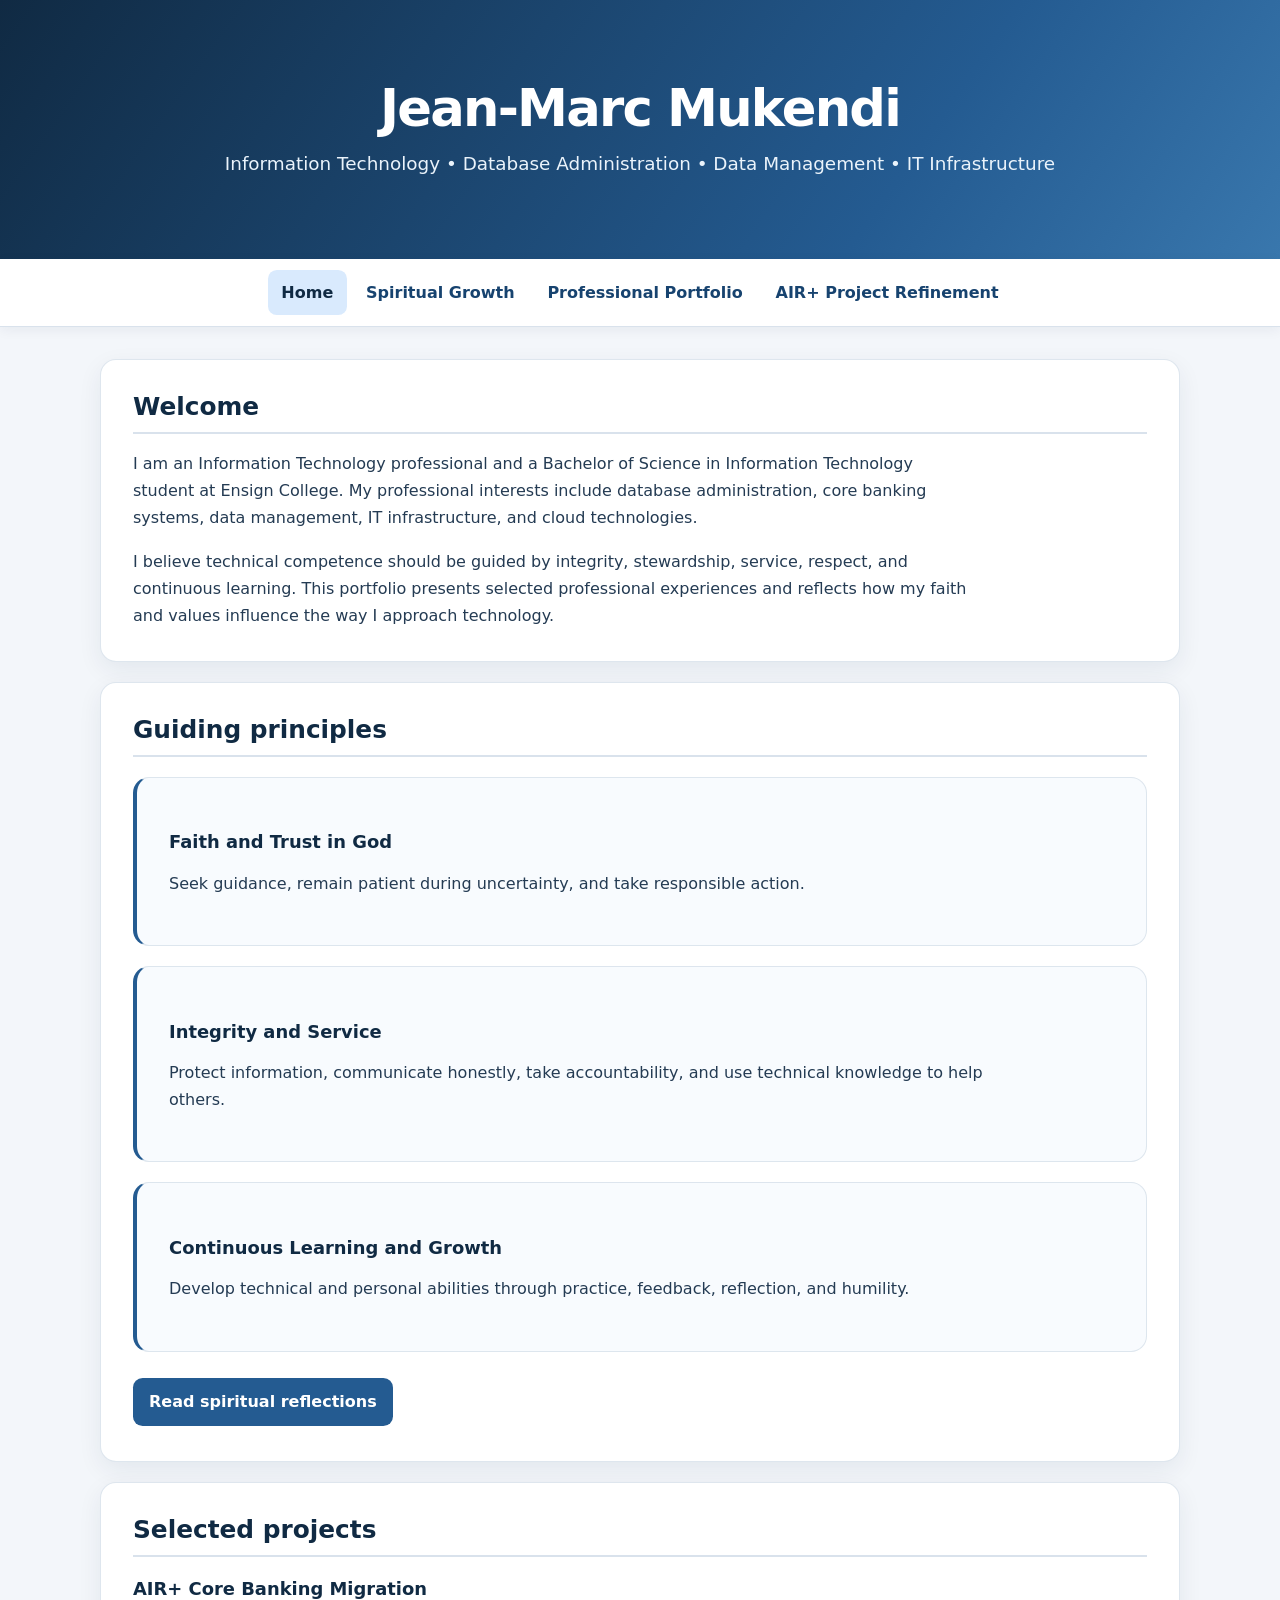
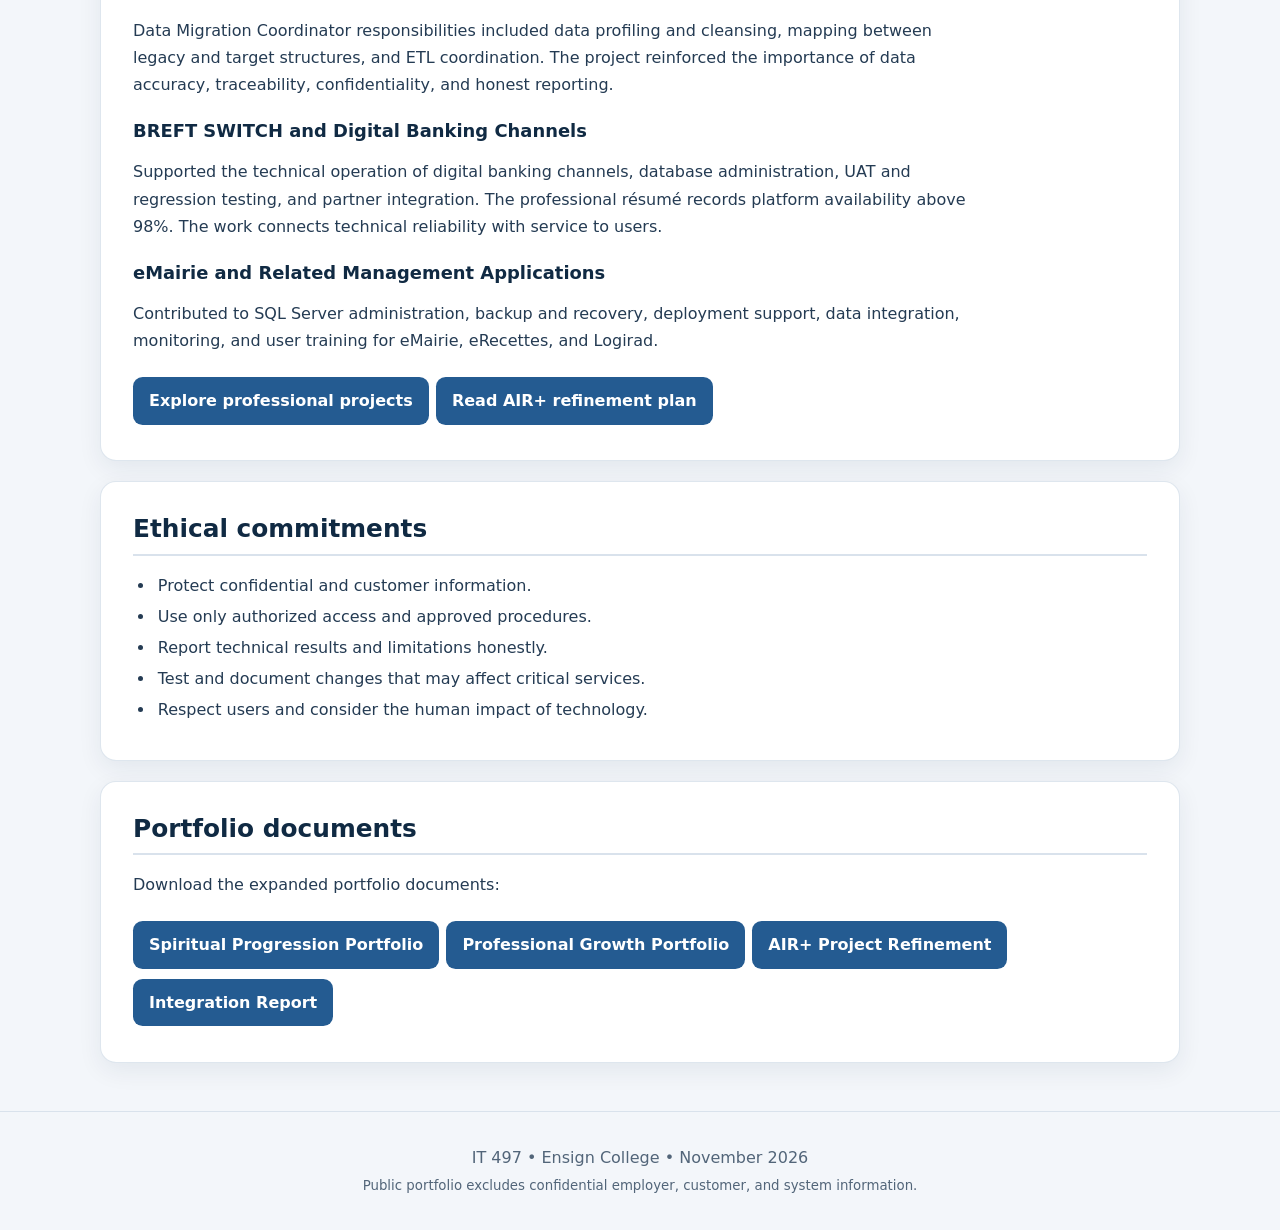
<file: index.html>
<!doctype html><html lang="en"><head><meta charset="utf-8"><meta name="viewport" content="width=device-width, initial-scale=1"><title>Jean-Marc Mukendi | IT Professional Portfolio</title><meta name="description" content="Professional and spiritual growth portfolio of Jean-Marc Mukendi, IT professional and Ensign College student."><link rel="stylesheet" href="style.css"></head><body>
<a class="skip-link" href="#main-content">Skip to main content</a>
<header><h1>Jean-Marc Mukendi</h1><p>Information Technology • Database Administration • Data Management • IT Infrastructure</p></header>
<nav aria-label="Main navigation"><a href="index.html" aria-current="page">Home</a><a href="spiritual.html">Spiritual Growth</a><a href="professional.html">Professional Portfolio</a><a href="project.html">AIR+ Project Refinement</a></nav>
<main id="main-content">
<section><h2>Welcome</h2><p>I am an Information Technology professional and a Bachelor of Science in Information Technology student at Ensign College. My professional interests include database administration, core banking systems, data management, IT infrastructure, and cloud technologies.</p><p>I believe technical competence should be guided by integrity, stewardship, service, respect, and continuous learning. This portfolio presents selected professional experiences and reflects how my faith and values influence the way I approach technology.</p></section>
<section><h2>Guiding principles</h2><div class="panel"><h3>Faith and Trust in God</h3><p>Seek guidance, remain patient during uncertainty, and take responsible action.</p></div><div class="panel"><h3>Integrity and Service</h3><p>Protect information, communicate honestly, take accountability, and use technical knowledge to help others.</p></div><div class="panel"><h3>Continuous Learning and Growth</h3><p>Develop technical and personal abilities through practice, feedback, reflection, and humility.</p></div><a class="button" href="spiritual.html">Read spiritual reflections</a></section>
<section><h2>Selected projects</h2><h3>AIR+ Core Banking Migration</h3><p>Data Migration Coordinator responsibilities included data profiling and cleansing, mapping between legacy and target structures, and ETL coordination. The project reinforced the importance of data accuracy, traceability, confidentiality, and honest reporting.</p><h3>BREFT SWITCH and Digital Banking Channels</h3><p>Supported the technical operation of digital banking channels, database administration, UAT and regression testing, and partner integration. The professional résumé records platform availability above 98%. The work connects technical reliability with service to users.</p><h3>eMairie and Related Management Applications</h3><p>Contributed to SQL Server administration, backup and recovery, deployment support, data integration, monitoring, and user training for eMairie, eRecettes, and Logirad.</p><a class="button" href="professional.html">Explore professional projects</a><a class="button" href="project.html">Read AIR+ refinement plan</a></section>
<section><h2>Ethical commitments</h2><ul><li>Protect confidential and customer information.</li><li>Use only authorized access and approved procedures.</li><li>Report technical results and limitations honestly.</li><li>Test and document changes that may affect critical services.</li><li>Respect users and consider the human impact of technology.</li></ul></section>
<section><h2>Portfolio documents</h2><p>Download the expanded portfolio documents:</p><a class="button" href="documents/4.2_Spiritual_Progression_Portfolio_Enhanced.docx">Spiritual Progression Portfolio</a><a class="button" href="documents/4.2_Professional_Growth_Portfolio_Enhanced.docx">Professional Growth Portfolio</a><a class="button" href="documents/4.2_AIR_Core_Banking_Migration_Project_Refinement.docx">AIR+ Project Refinement</a><a class="button" href="documents/4.2_Integration_and_Refinement_Report.docx">Integration Report</a></section>
</main><footer role="contentinfo">IT 497 • Ensign College • November 2026<br><small>Public portfolio excludes confidential employer, customer, and system information.</small></footer></body></html>
</file>
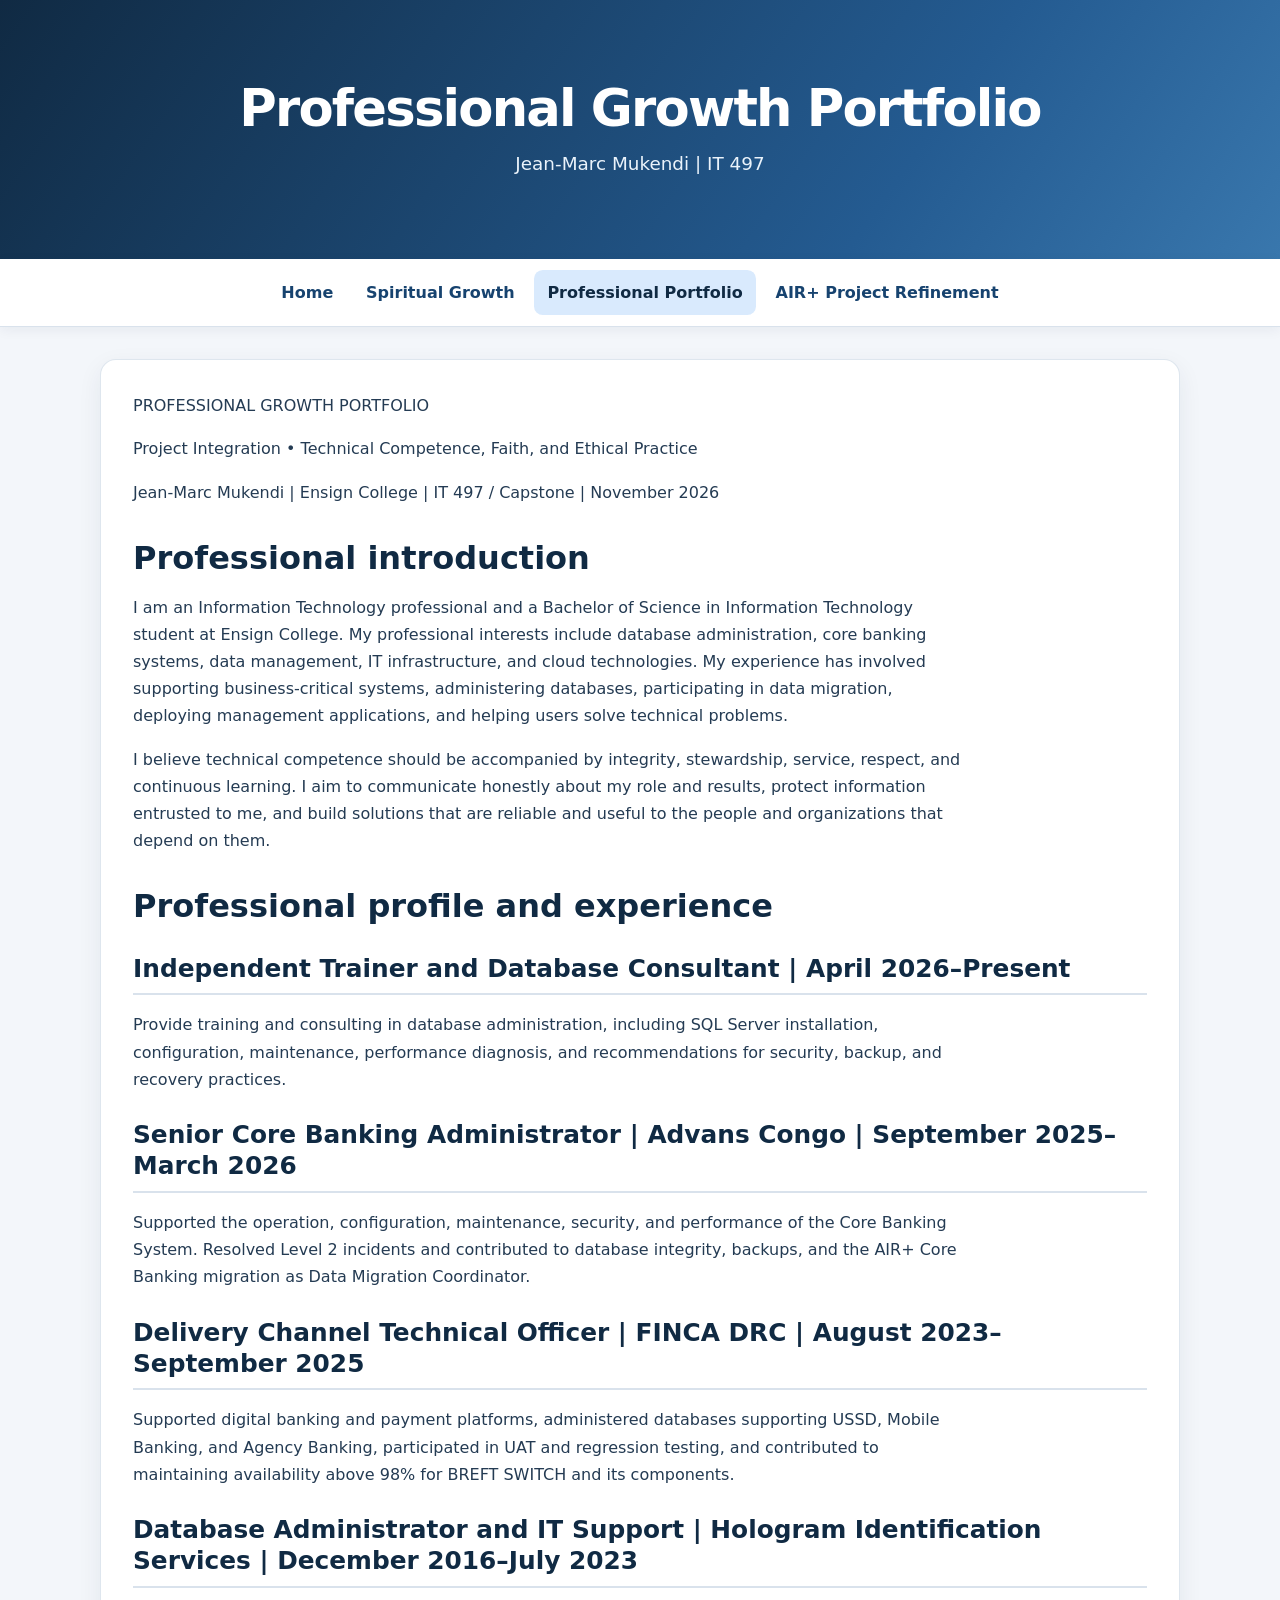
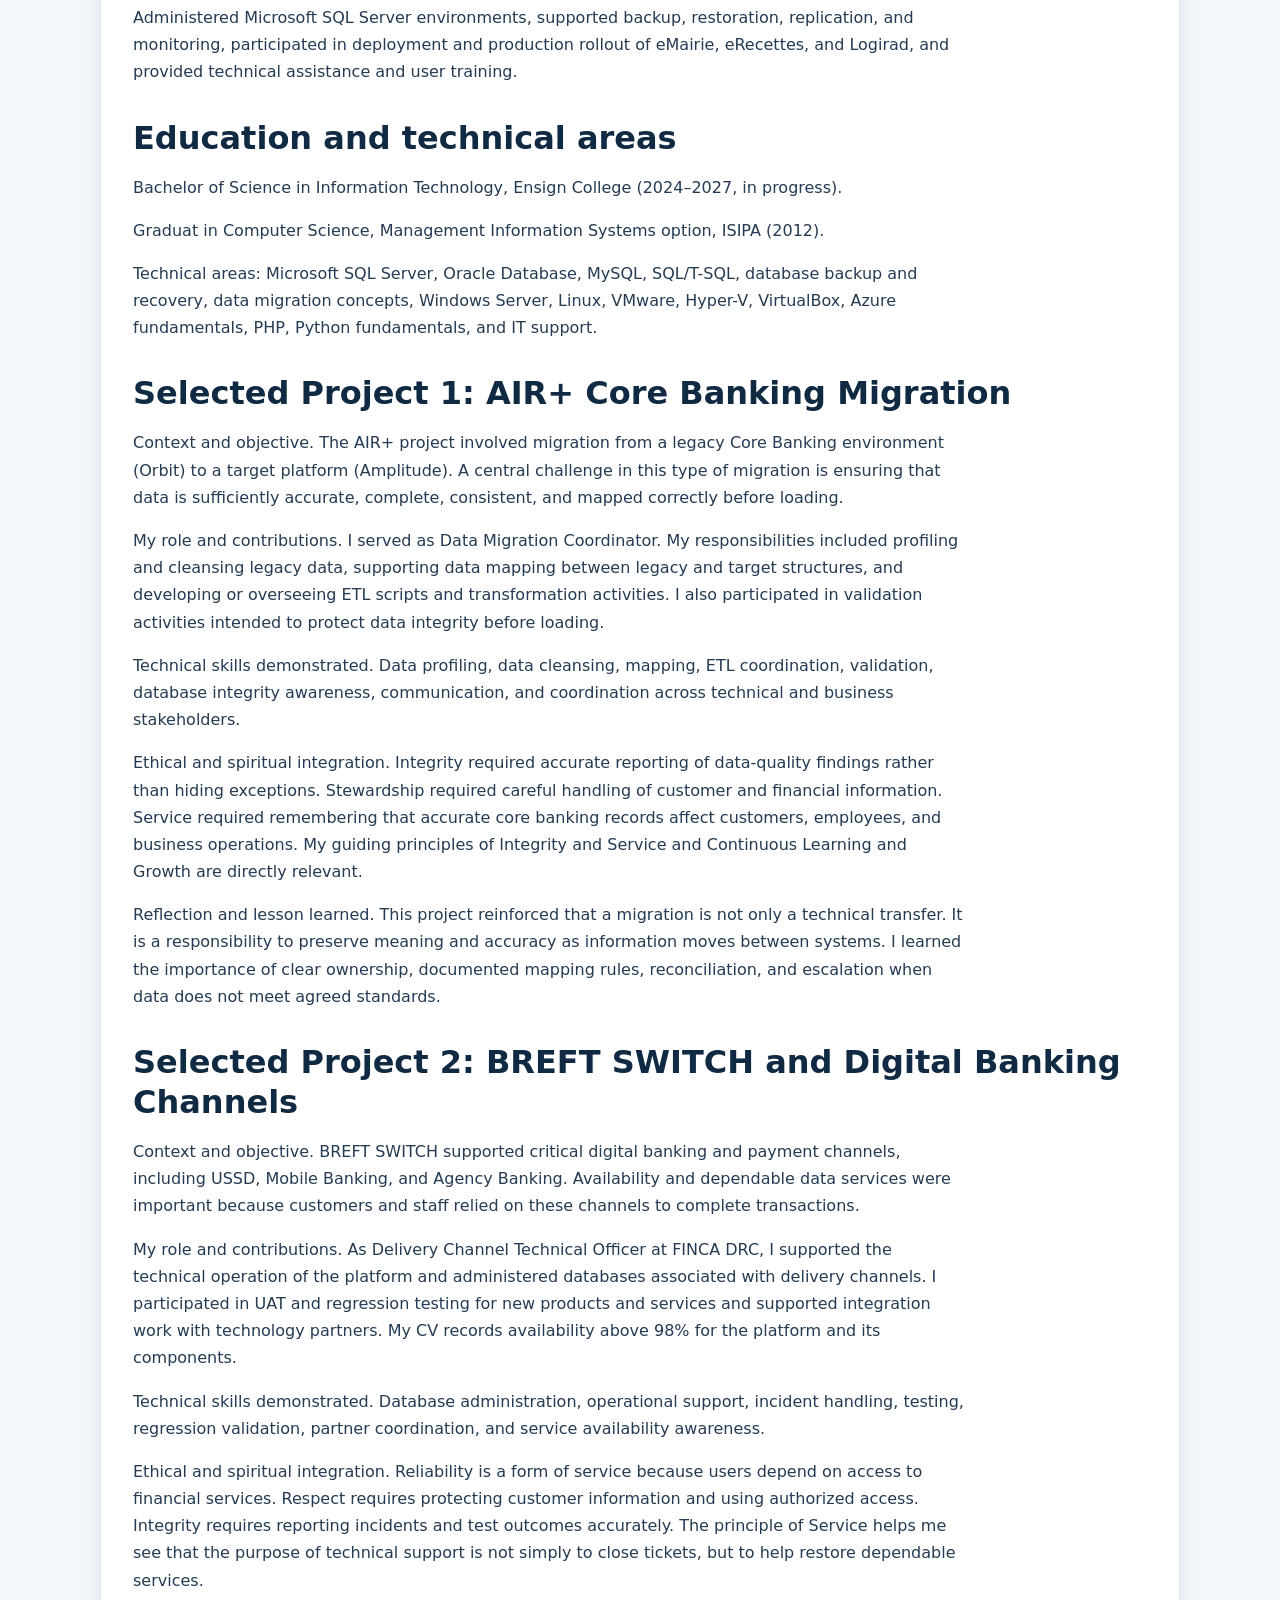
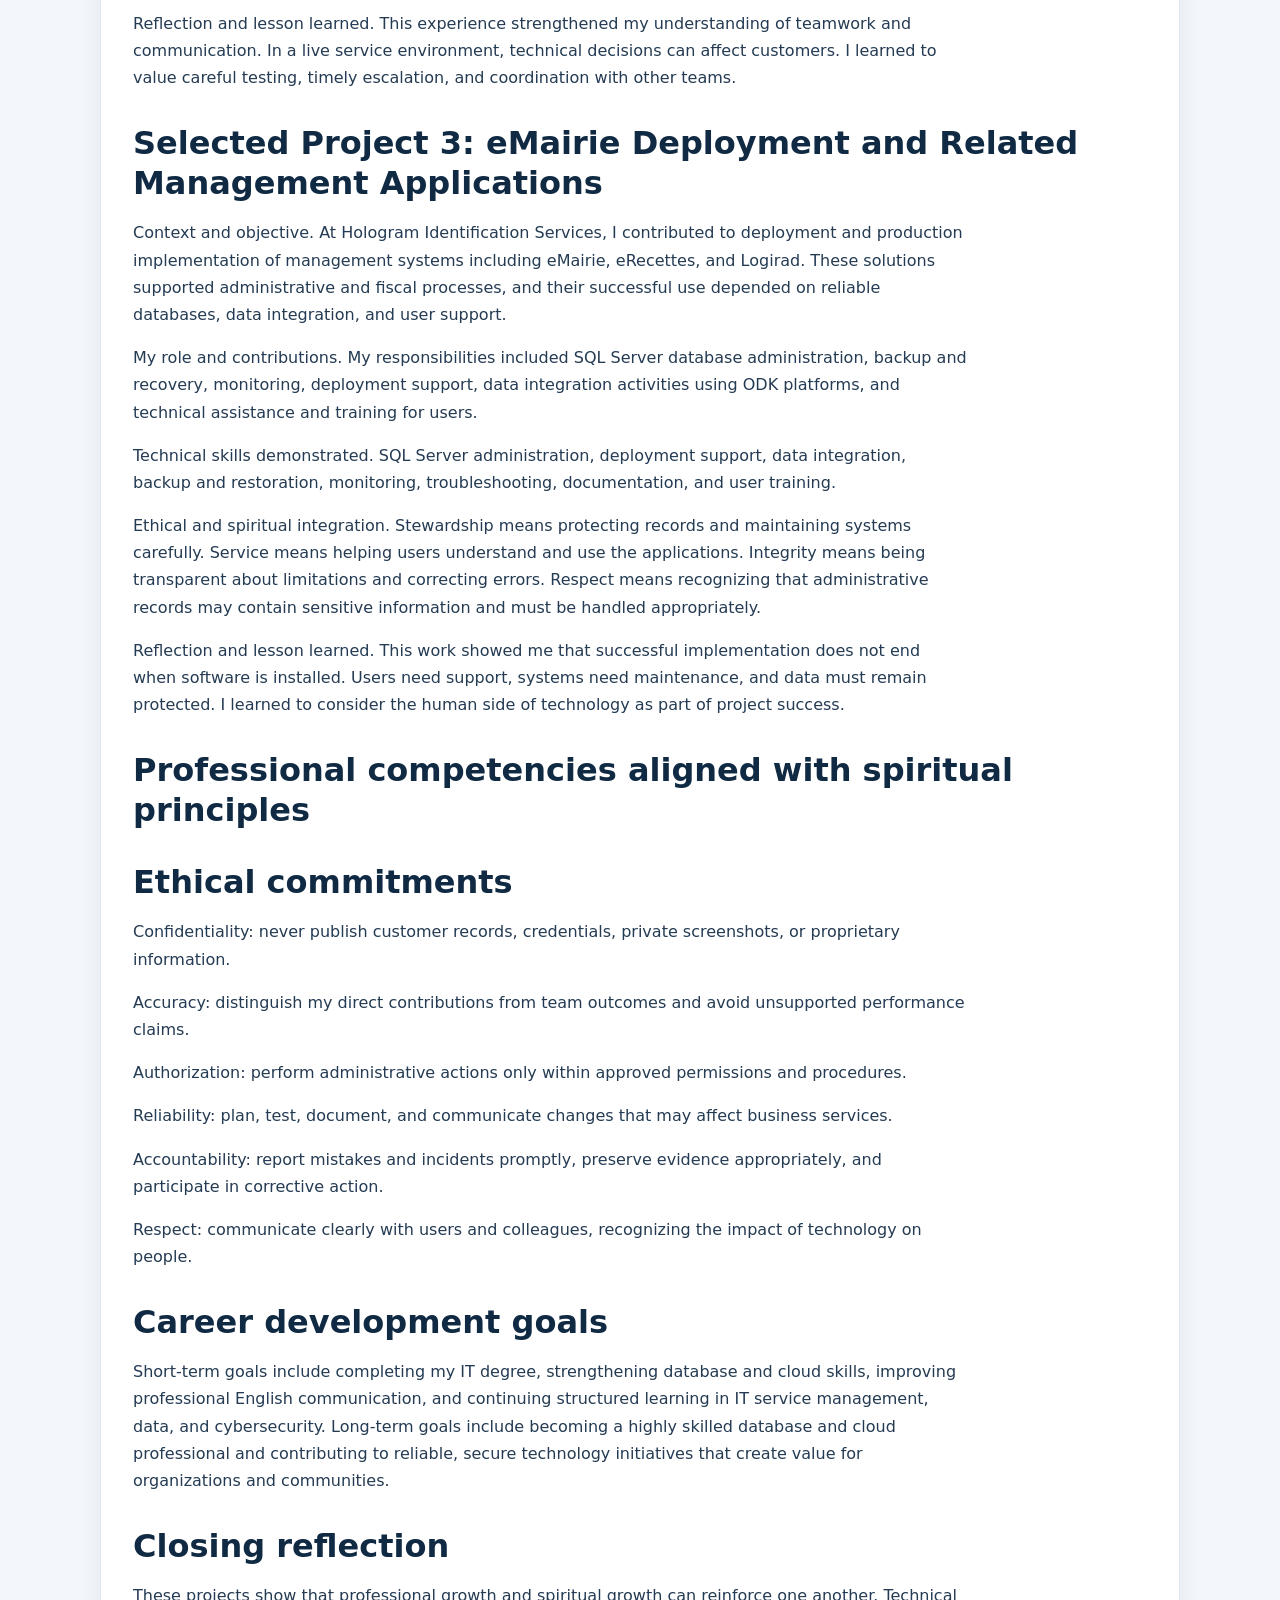
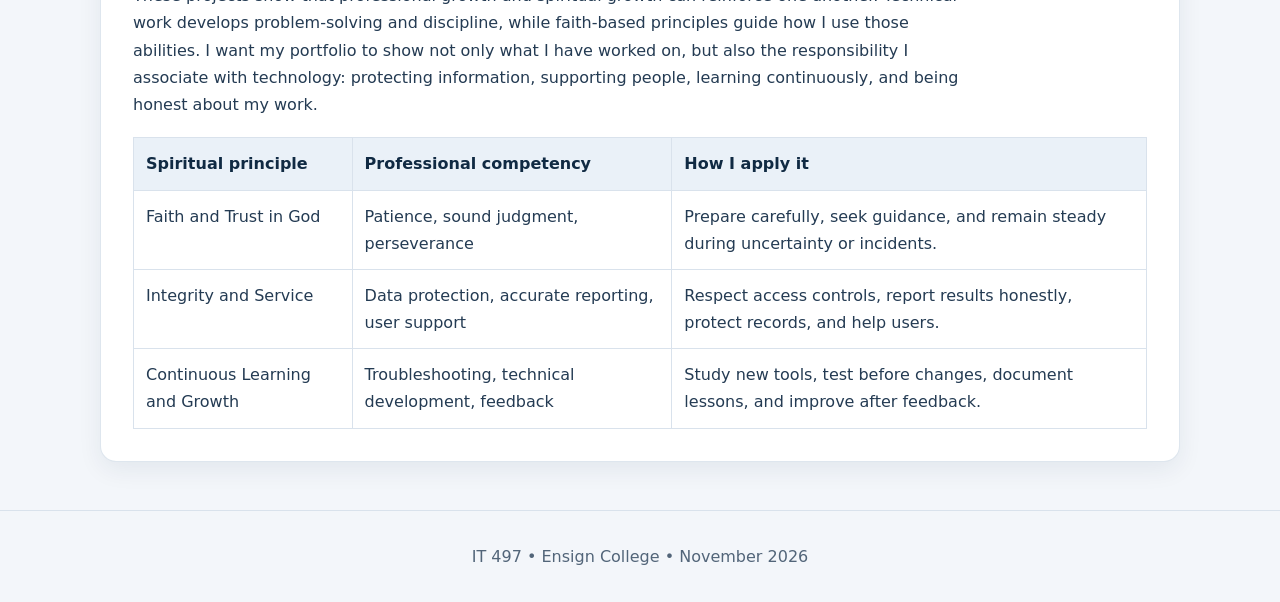
<file: professional.html>
<!doctype html><html lang="en"><head><meta charset="utf-8"><meta name="viewport" content="width=device-width, initial-scale=1"><title>Professional Growth Portfolio</title><meta name="description" content="Professional and spiritual growth portfolio of Jean-Marc Mukendi, IT professional and Ensign College student."><link rel="stylesheet" href="style.css"></head><body>
<a class="skip-link" href="#main-content">Skip to main content</a><header><h1>Professional Growth Portfolio</h1><p>Jean-Marc Mukendi | IT 497</p></header><nav aria-label="Main navigation"><a href="index.html">Home</a><a href="spiritual.html">Spiritual Growth</a><a href="professional.html" aria-current="page">Professional Portfolio</a><a href="project.html">AIR+ Project Refinement</a></nav><main id="main-content"><section><p>PROFESSIONAL GROWTH PORTFOLIO</p>
<p>Project Integration • Technical Competence, Faith, and Ethical Practice</p>
<p>Jean-Marc Mukendi | Ensign College | IT 497 / Capstone | November 2026</p>
<h1>Professional introduction</h1>
<p>I am an Information Technology professional and a Bachelor of Science in Information Technology student at Ensign College. My professional interests include database administration, core banking systems, data management, IT infrastructure, and cloud technologies. My experience has involved supporting business-critical systems, administering databases, participating in data migration, deploying management applications, and helping users solve technical problems.</p>
<p>I believe technical competence should be accompanied by integrity, stewardship, service, respect, and continuous learning. I aim to communicate honestly about my role and results, protect information entrusted to me, and build solutions that are reliable and useful to the people and organizations that depend on them.</p>
<h1>Professional profile and experience</h1>
<h2>Independent Trainer and Database Consultant | April 2026–Present</h2>
<p>Provide training and consulting in database administration, including SQL Server installation, configuration, maintenance, performance diagnosis, and recommendations for security, backup, and recovery practices.</p>
<h2>Senior Core Banking Administrator | Advans Congo | September 2025–March 2026</h2>
<p>Supported the operation, configuration, maintenance, security, and performance of the Core Banking System. Resolved Level 2 incidents and contributed to database integrity, backups, and the AIR+ Core Banking migration as Data Migration Coordinator.</p>
<h2>Delivery Channel Technical Officer | FINCA DRC | August 2023–September 2025</h2>
<p>Supported digital banking and payment platforms, administered databases supporting USSD, Mobile Banking, and Agency Banking, participated in UAT and regression testing, and contributed to maintaining availability above 98% for BREFT SWITCH and its components.</p>
<h2>Database Administrator and IT Support | Hologram Identification Services | December 2016–July 2023</h2>
<p>Administered Microsoft SQL Server environments, supported backup, restoration, replication, and monitoring, participated in deployment and production rollout of eMairie, eRecettes, and Logirad, and provided technical assistance and user training.</p>
<h1>Education and technical areas</h1>
<p>Bachelor of Science in Information Technology, Ensign College (2024–2027, in progress).</p>
<p>Graduat in Computer Science, Management Information Systems option, ISIPA (2012).</p>
<p>Technical areas: Microsoft SQL Server, Oracle Database, MySQL, SQL/T-SQL, database backup and recovery, data migration concepts, Windows Server, Linux, VMware, Hyper-V, VirtualBox, Azure fundamentals, PHP, Python fundamentals, and IT support.</p>
<h1>Selected Project 1: AIR+ Core Banking Migration</h1>
<p>Context and objective. The AIR+ project involved migration from a legacy Core Banking environment (Orbit) to a target platform (Amplitude). A central challenge in this type of migration is ensuring that data is sufficiently accurate, complete, consistent, and mapped correctly before loading.</p>
<p>My role and contributions. I served as Data Migration Coordinator. My responsibilities included profiling and cleansing legacy data, supporting data mapping between legacy and target structures, and developing or overseeing ETL scripts and transformation activities. I also participated in validation activities intended to protect data integrity before loading.</p>
<p>Technical skills demonstrated. Data profiling, data cleansing, mapping, ETL coordination, validation, database integrity awareness, communication, and coordination across technical and business stakeholders.</p>
<p>Ethical and spiritual integration. Integrity required accurate reporting of data-quality findings rather than hiding exceptions. Stewardship required careful handling of customer and financial information. Service required remembering that accurate core banking records affect customers, employees, and business operations. My guiding principles of Integrity and Service and Continuous Learning and Growth are directly relevant.</p>
<p>Reflection and lesson learned. This project reinforced that a migration is not only a technical transfer. It is a responsibility to preserve meaning and accuracy as information moves between systems. I learned the importance of clear ownership, documented mapping rules, reconciliation, and escalation when data does not meet agreed standards.</p>
<h1>Selected Project 2: BREFT SWITCH and Digital Banking Channels</h1>
<p>Context and objective. BREFT SWITCH supported critical digital banking and payment channels, including USSD, Mobile Banking, and Agency Banking. Availability and dependable data services were important because customers and staff relied on these channels to complete transactions.</p>
<p>My role and contributions. As Delivery Channel Technical Officer at FINCA DRC, I supported the technical operation of the platform and administered databases associated with delivery channels. I participated in UAT and regression testing for new products and services and supported integration work with technology partners. My CV records availability above 98% for the platform and its components.</p>
<p>Technical skills demonstrated. Database administration, operational support, incident handling, testing, regression validation, partner coordination, and service availability awareness.</p>
<p>Ethical and spiritual integration. Reliability is a form of service because users depend on access to financial services. Respect requires protecting customer information and using authorized access. Integrity requires reporting incidents and test outcomes accurately. The principle of Service helps me see that the purpose of technical support is not simply to close tickets, but to help restore dependable services.</p>
<p>Reflection and lesson learned. This experience strengthened my understanding of teamwork and communication. In a live service environment, technical decisions can affect customers. I learned to value careful testing, timely escalation, and coordination with other teams.</p>
<h1>Selected Project 3: eMairie Deployment and Related Management Applications</h1>
<p>Context and objective. At Hologram Identification Services, I contributed to deployment and production implementation of management systems including eMairie, eRecettes, and Logirad. These solutions supported administrative and fiscal processes, and their successful use depended on reliable databases, data integration, and user support.</p>
<p>My role and contributions. My responsibilities included SQL Server database administration, backup and recovery, monitoring, deployment support, data integration activities using ODK platforms, and technical assistance and training for users.</p>
<p>Technical skills demonstrated. SQL Server administration, deployment support, data integration, backup and restoration, monitoring, troubleshooting, documentation, and user training.</p>
<p>Ethical and spiritual integration. Stewardship means protecting records and maintaining systems carefully. Service means helping users understand and use the applications. Integrity means being transparent about limitations and correcting errors. Respect means recognizing that administrative records may contain sensitive information and must be handled appropriately.</p>
<p>Reflection and lesson learned. This work showed me that successful implementation does not end when software is installed. Users need support, systems need maintenance, and data must remain protected. I learned to consider the human side of technology as part of project success.</p>
<h1>Professional competencies aligned with spiritual principles</h1>
<h1>Ethical commitments</h1>
<p>Confidentiality: never publish customer records, credentials, private screenshots, or proprietary information.</p>
<p>Accuracy: distinguish my direct contributions from team outcomes and avoid unsupported performance claims.</p>
<p>Authorization: perform administrative actions only within approved permissions and procedures.</p>
<p>Reliability: plan, test, document, and communicate changes that may affect business services.</p>
<p>Accountability: report mistakes and incidents promptly, preserve evidence appropriately, and participate in corrective action.</p>
<p>Respect: communicate clearly with users and colleagues, recognizing the impact of technology on people.</p>
<h1>Career development goals</h1>
<p>Short-term goals include completing my IT degree, strengthening database and cloud skills, improving professional English communication, and continuing structured learning in IT service management, data, and cybersecurity. Long-term goals include becoming a highly skilled database and cloud professional and contributing to reliable, secure technology initiatives that create value for organizations and communities.</p>
<h1>Closing reflection</h1>
<p>These projects show that professional growth and spiritual growth can reinforce one another. Technical work develops problem-solving and discipline, while faith-based principles guide how I use those abilities. I want my portfolio to show not only what I have worked on, but also the responsibility I associate with technology: protecting information, supporting people, learning continuously, and being honest about my work.</p>
<table>
<tr>
<th>Spiritual principle</th>
<th>Professional competency</th>
<th>How I apply it</th>
</tr>
<tr>
<td>Faith and Trust in God</td>
<td>Patience, sound judgment, perseverance</td>
<td>Prepare carefully, seek guidance, and remain steady during uncertainty or incidents.</td>
</tr>
<tr>
<td>Integrity and Service</td>
<td>Data protection, accurate reporting, user support</td>
<td>Respect access controls, report results honestly, protect records, and help users.</td>
</tr>
<tr>
<td>Continuous Learning and Growth</td>
<td>Troubleshooting, technical development, feedback</td>
<td>Study new tools, test before changes, document lessons, and improve after feedback.</td>
</tr>
</table></section></main><footer role="contentinfo">IT 497 • Ensign College • November 2026</footer></body></html>
</file>
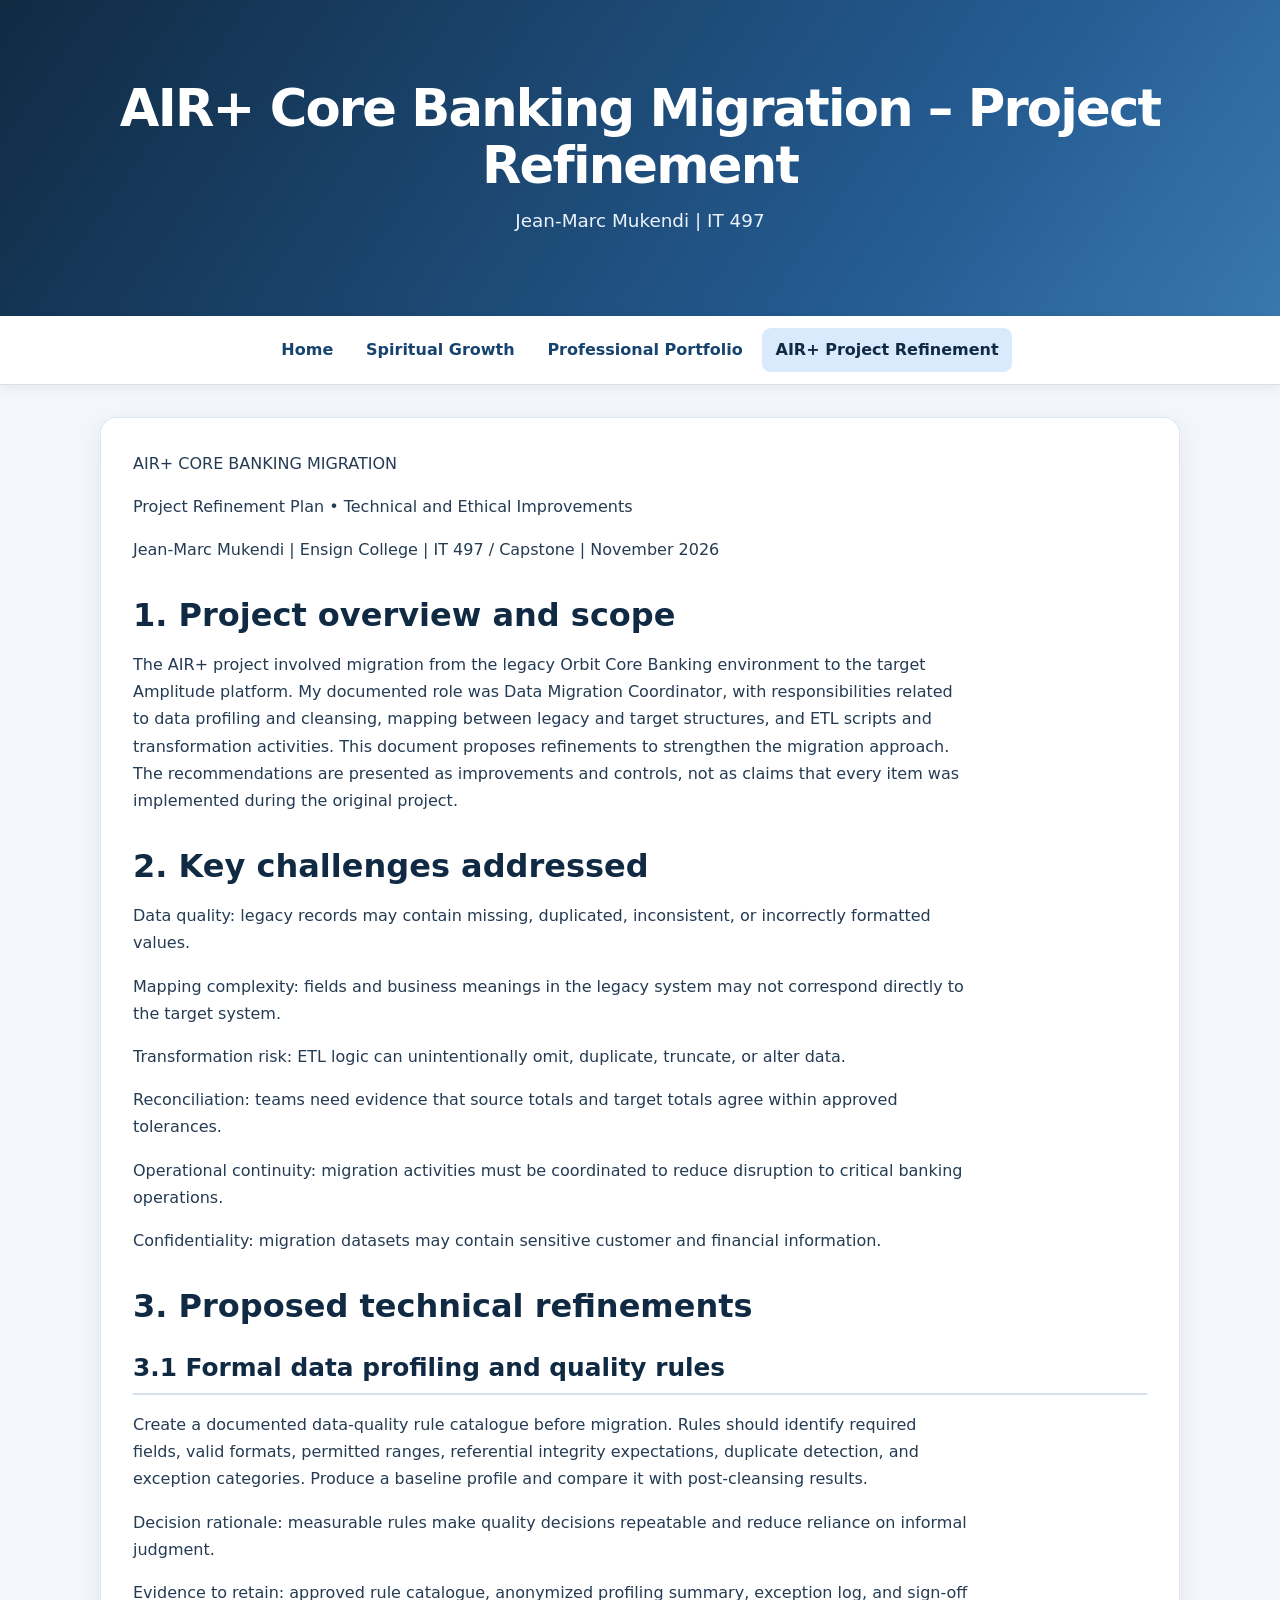
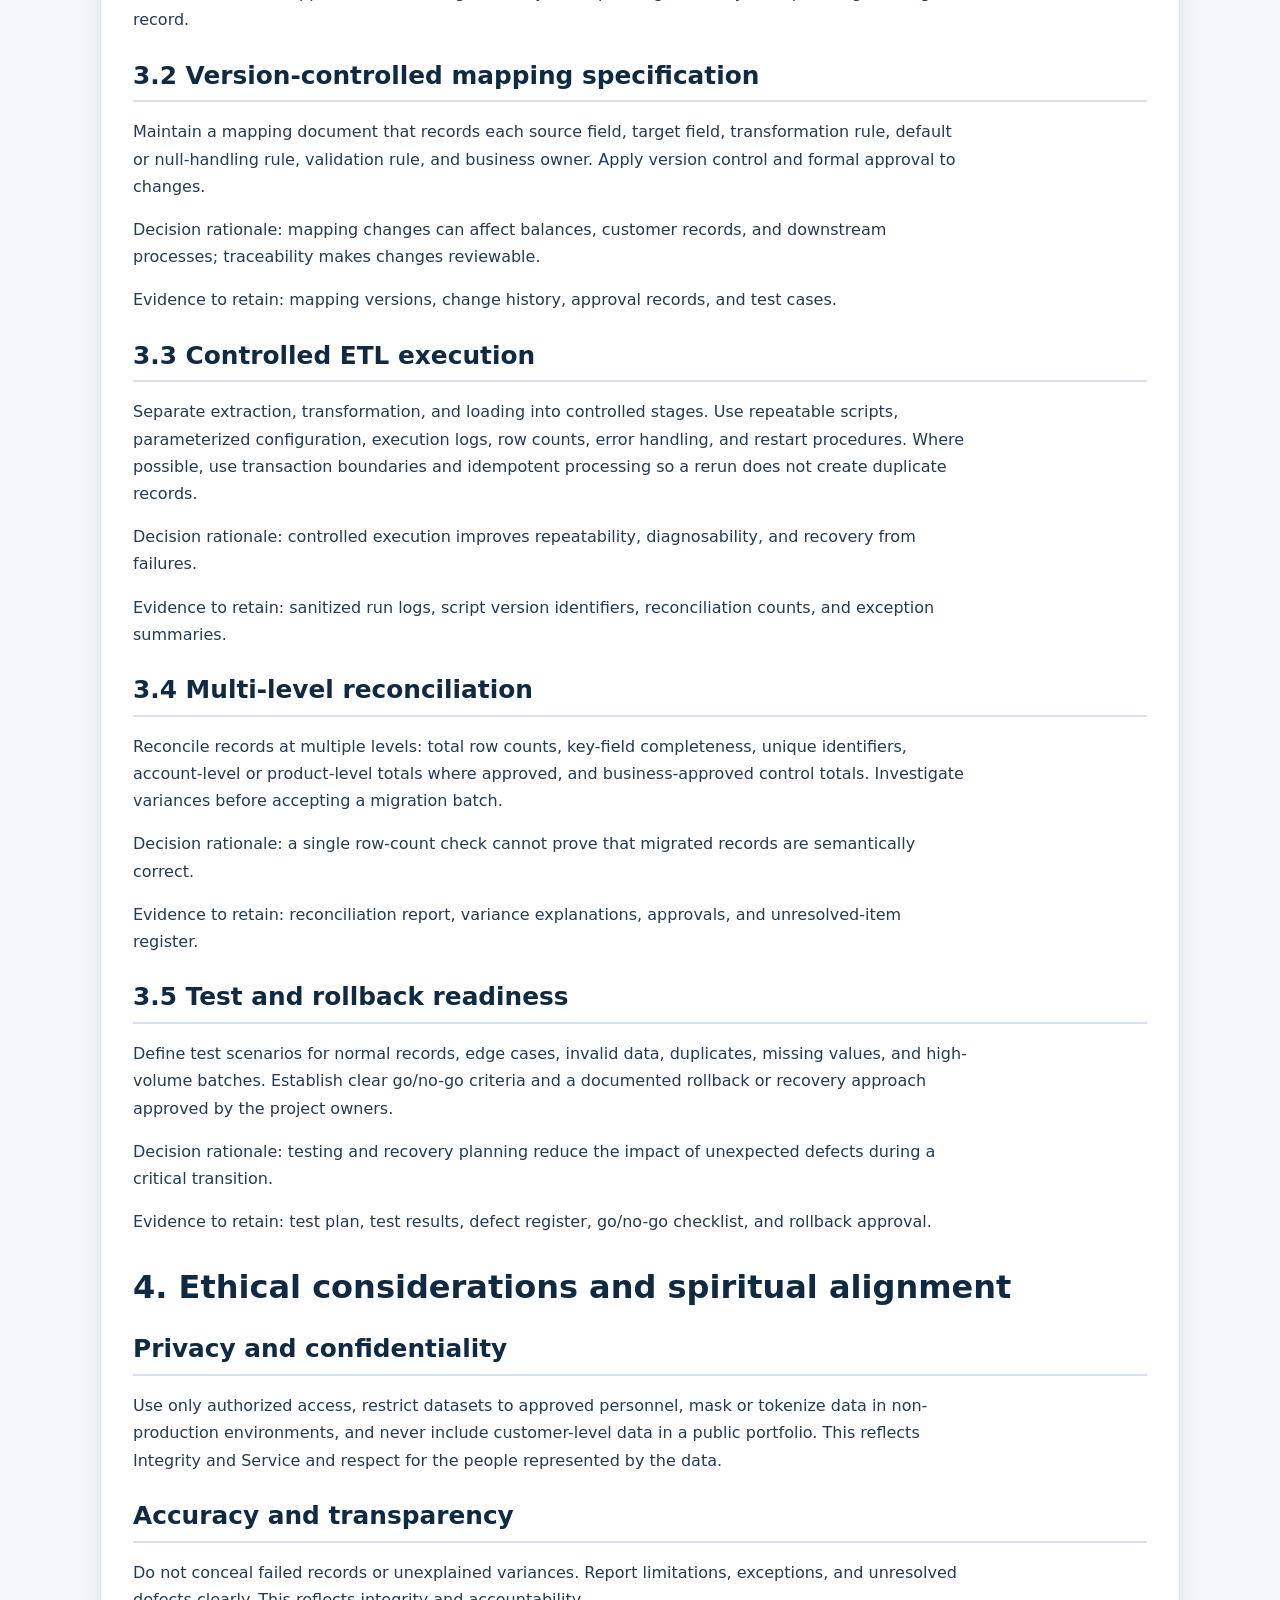
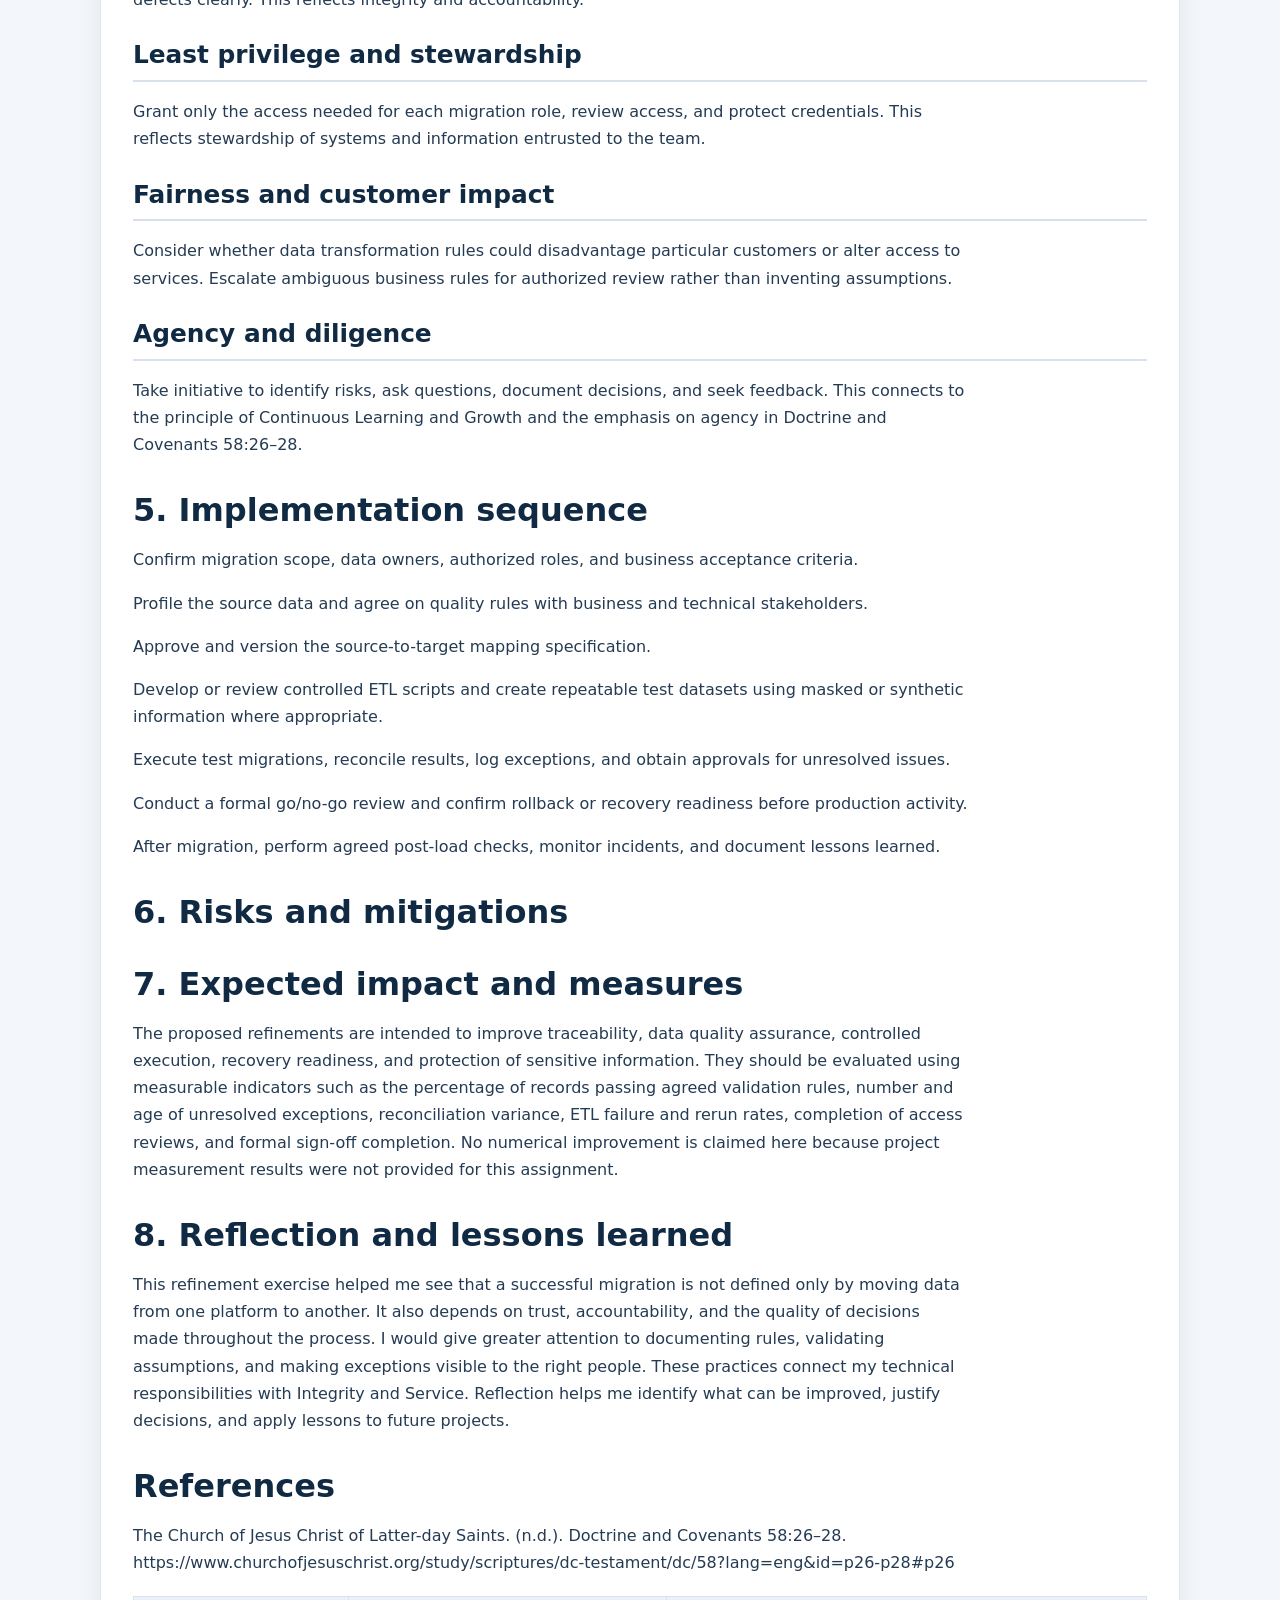
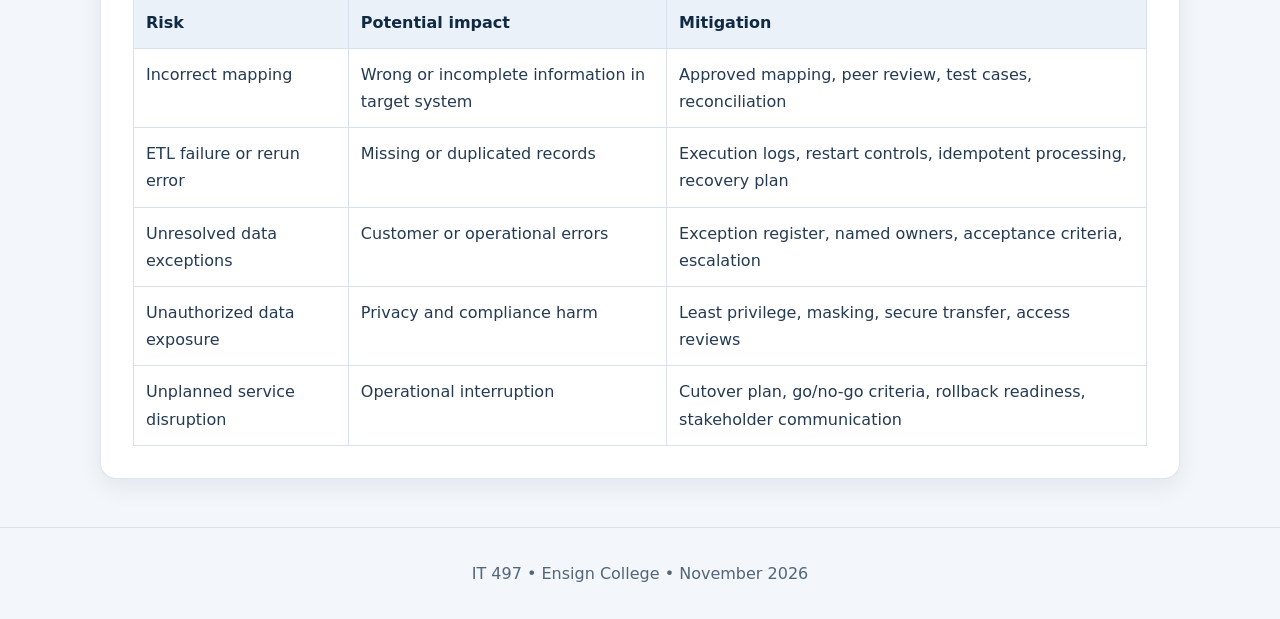
<file: project.html>
<!doctype html><html lang="en"><head><meta charset="utf-8"><meta name="viewport" content="width=device-width, initial-scale=1"><title>AIR+ Core Banking Migration – Project Refinement</title><meta name="description" content="Professional and spiritual growth portfolio of Jean-Marc Mukendi, IT professional and Ensign College student."><link rel="stylesheet" href="style.css"></head><body>
<a class="skip-link" href="#main-content">Skip to main content</a><header><h1>AIR+ Core Banking Migration – Project Refinement</h1><p>Jean-Marc Mukendi | IT 497</p></header><nav aria-label="Main navigation"><a href="index.html">Home</a><a href="spiritual.html">Spiritual Growth</a><a href="professional.html">Professional Portfolio</a><a href="project.html" aria-current="page">AIR+ Project Refinement</a></nav><main id="main-content"><section><p>AIR+ CORE BANKING MIGRATION</p>
<p>Project Refinement Plan • Technical and Ethical Improvements</p>
<p>Jean-Marc Mukendi | Ensign College | IT 497 / Capstone | November 2026</p>
<h1>1. Project overview and scope</h1>
<p>The AIR+ project involved migration from the legacy Orbit Core Banking environment to the target Amplitude platform. My documented role was Data Migration Coordinator, with responsibilities related to data profiling and cleansing, mapping between legacy and target structures, and ETL scripts and transformation activities. This document proposes refinements to strengthen the migration approach. The recommendations are presented as improvements and controls, not as claims that every item was implemented during the original project.</p>
<h1>2. Key challenges addressed</h1>
<p>Data quality: legacy records may contain missing, duplicated, inconsistent, or incorrectly formatted values.</p>
<p>Mapping complexity: fields and business meanings in the legacy system may not correspond directly to the target system.</p>
<p>Transformation risk: ETL logic can unintentionally omit, duplicate, truncate, or alter data.</p>
<p>Reconciliation: teams need evidence that source totals and target totals agree within approved tolerances.</p>
<p>Operational continuity: migration activities must be coordinated to reduce disruption to critical banking operations.</p>
<p>Confidentiality: migration datasets may contain sensitive customer and financial information.</p>
<h1>3. Proposed technical refinements</h1>
<h2>3.1 Formal data profiling and quality rules</h2>
<p>Create a documented data-quality rule catalogue before migration. Rules should identify required fields, valid formats, permitted ranges, referential integrity expectations, duplicate detection, and exception categories. Produce a baseline profile and compare it with post-cleansing results.</p>
<p>Decision rationale: measurable rules make quality decisions repeatable and reduce reliance on informal judgment.</p>
<p>Evidence to retain: approved rule catalogue, anonymized profiling summary, exception log, and sign-off record.</p>
<h2>3.2 Version-controlled mapping specification</h2>
<p>Maintain a mapping document that records each source field, target field, transformation rule, default or null-handling rule, validation rule, and business owner. Apply version control and formal approval to changes.</p>
<p>Decision rationale: mapping changes can affect balances, customer records, and downstream processes; traceability makes changes reviewable.</p>
<p>Evidence to retain: mapping versions, change history, approval records, and test cases.</p>
<h2>3.3 Controlled ETL execution</h2>
<p>Separate extraction, transformation, and loading into controlled stages. Use repeatable scripts, parameterized configuration, execution logs, row counts, error handling, and restart procedures. Where possible, use transaction boundaries and idempotent processing so a rerun does not create duplicate records.</p>
<p>Decision rationale: controlled execution improves repeatability, diagnosability, and recovery from failures.</p>
<p>Evidence to retain: sanitized run logs, script version identifiers, reconciliation counts, and exception summaries.</p>
<h2>3.4 Multi-level reconciliation</h2>
<p>Reconcile records at multiple levels: total row counts, key-field completeness, unique identifiers, account-level or product-level totals where approved, and business-approved control totals. Investigate variances before accepting a migration batch.</p>
<p>Decision rationale: a single row-count check cannot prove that migrated records are semantically correct.</p>
<p>Evidence to retain: reconciliation report, variance explanations, approvals, and unresolved-item register.</p>
<h2>3.5 Test and rollback readiness</h2>
<p>Define test scenarios for normal records, edge cases, invalid data, duplicates, missing values, and high-volume batches. Establish clear go/no-go criteria and a documented rollback or recovery approach approved by the project owners.</p>
<p>Decision rationale: testing and recovery planning reduce the impact of unexpected defects during a critical transition.</p>
<p>Evidence to retain: test plan, test results, defect register, go/no-go checklist, and rollback approval.</p>
<h1>4. Ethical considerations and spiritual alignment</h1>
<h2>Privacy and confidentiality</h2>
<p>Use only authorized access, restrict datasets to approved personnel, mask or tokenize data in non-production environments, and never include customer-level data in a public portfolio. This reflects Integrity and Service and respect for the people represented by the data.</p>
<h2>Accuracy and transparency</h2>
<p>Do not conceal failed records or unexplained variances. Report limitations, exceptions, and unresolved defects clearly. This reflects integrity and accountability.</p>
<h2>Least privilege and stewardship</h2>
<p>Grant only the access needed for each migration role, review access, and protect credentials. This reflects stewardship of systems and information entrusted to the team.</p>
<h2>Fairness and customer impact</h2>
<p>Consider whether data transformation rules could disadvantage particular customers or alter access to services. Escalate ambiguous business rules for authorized review rather than inventing assumptions.</p>
<h2>Agency and diligence</h2>
<p>Take initiative to identify risks, ask questions, document decisions, and seek feedback. This connects to the principle of Continuous Learning and Growth and the emphasis on agency in Doctrine and Covenants 58:26–28.</p>
<h1>5. Implementation sequence</h1>
<p>Confirm migration scope, data owners, authorized roles, and business acceptance criteria.</p>
<p>Profile the source data and agree on quality rules with business and technical stakeholders.</p>
<p>Approve and version the source-to-target mapping specification.</p>
<p>Develop or review controlled ETL scripts and create repeatable test datasets using masked or synthetic information where appropriate.</p>
<p>Execute test migrations, reconcile results, log exceptions, and obtain approvals for unresolved issues.</p>
<p>Conduct a formal go/no-go review and confirm rollback or recovery readiness before production activity.</p>
<p>After migration, perform agreed post-load checks, monitor incidents, and document lessons learned.</p>
<h1>6. Risks and mitigations</h1>
<h1>7. Expected impact and measures</h1>
<p>The proposed refinements are intended to improve traceability, data quality assurance, controlled execution, recovery readiness, and protection of sensitive information. They should be evaluated using measurable indicators such as the percentage of records passing agreed validation rules, number and age of unresolved exceptions, reconciliation variance, ETL failure and rerun rates, completion of access reviews, and formal sign-off completion. No numerical improvement is claimed here because project measurement results were not provided for this assignment.</p>
<h1>8. Reflection and lessons learned</h1>
<p>This refinement exercise helped me see that a successful migration is not defined only by moving data from one platform to another. It also depends on trust, accountability, and the quality of decisions made throughout the process. I would give greater attention to documenting rules, validating assumptions, and making exceptions visible to the right people. These practices connect my technical responsibilities with Integrity and Service. Reflection helps me identify what can be improved, justify decisions, and apply lessons to future projects.</p>
<h1>References</h1>
<p>The Church of Jesus Christ of Latter-day Saints. (n.d.). Doctrine and Covenants 58:26–28. https://www.churchofjesuschrist.org/study/scriptures/dc-testament/dc/58?lang=eng&amp;id=p26-p28#p26</p>
<table>
<tr>
<th>Risk</th>
<th>Potential impact</th>
<th>Mitigation</th>
</tr>
<tr>
<td>Incorrect mapping</td>
<td>Wrong or incomplete information in target system</td>
<td>Approved mapping, peer review, test cases, reconciliation</td>
</tr>
<tr>
<td>ETL failure or rerun error</td>
<td>Missing or duplicated records</td>
<td>Execution logs, restart controls, idempotent processing, recovery plan</td>
</tr>
<tr>
<td>Unresolved data exceptions</td>
<td>Customer or operational errors</td>
<td>Exception register, named owners, acceptance criteria, escalation</td>
</tr>
<tr>
<td>Unauthorized data exposure</td>
<td>Privacy and compliance harm</td>
<td>Least privilege, masking, secure transfer, access reviews</td>
</tr>
<tr>
<td>Unplanned service disruption</td>
<td>Operational interruption</td>
<td>Cutover plan, go/no-go criteria, rollback readiness, stakeholder communication</td>
</tr>
</table></section></main><footer role="contentinfo">IT 497 • Ensign College • November 2026</footer></body></html>
</file>
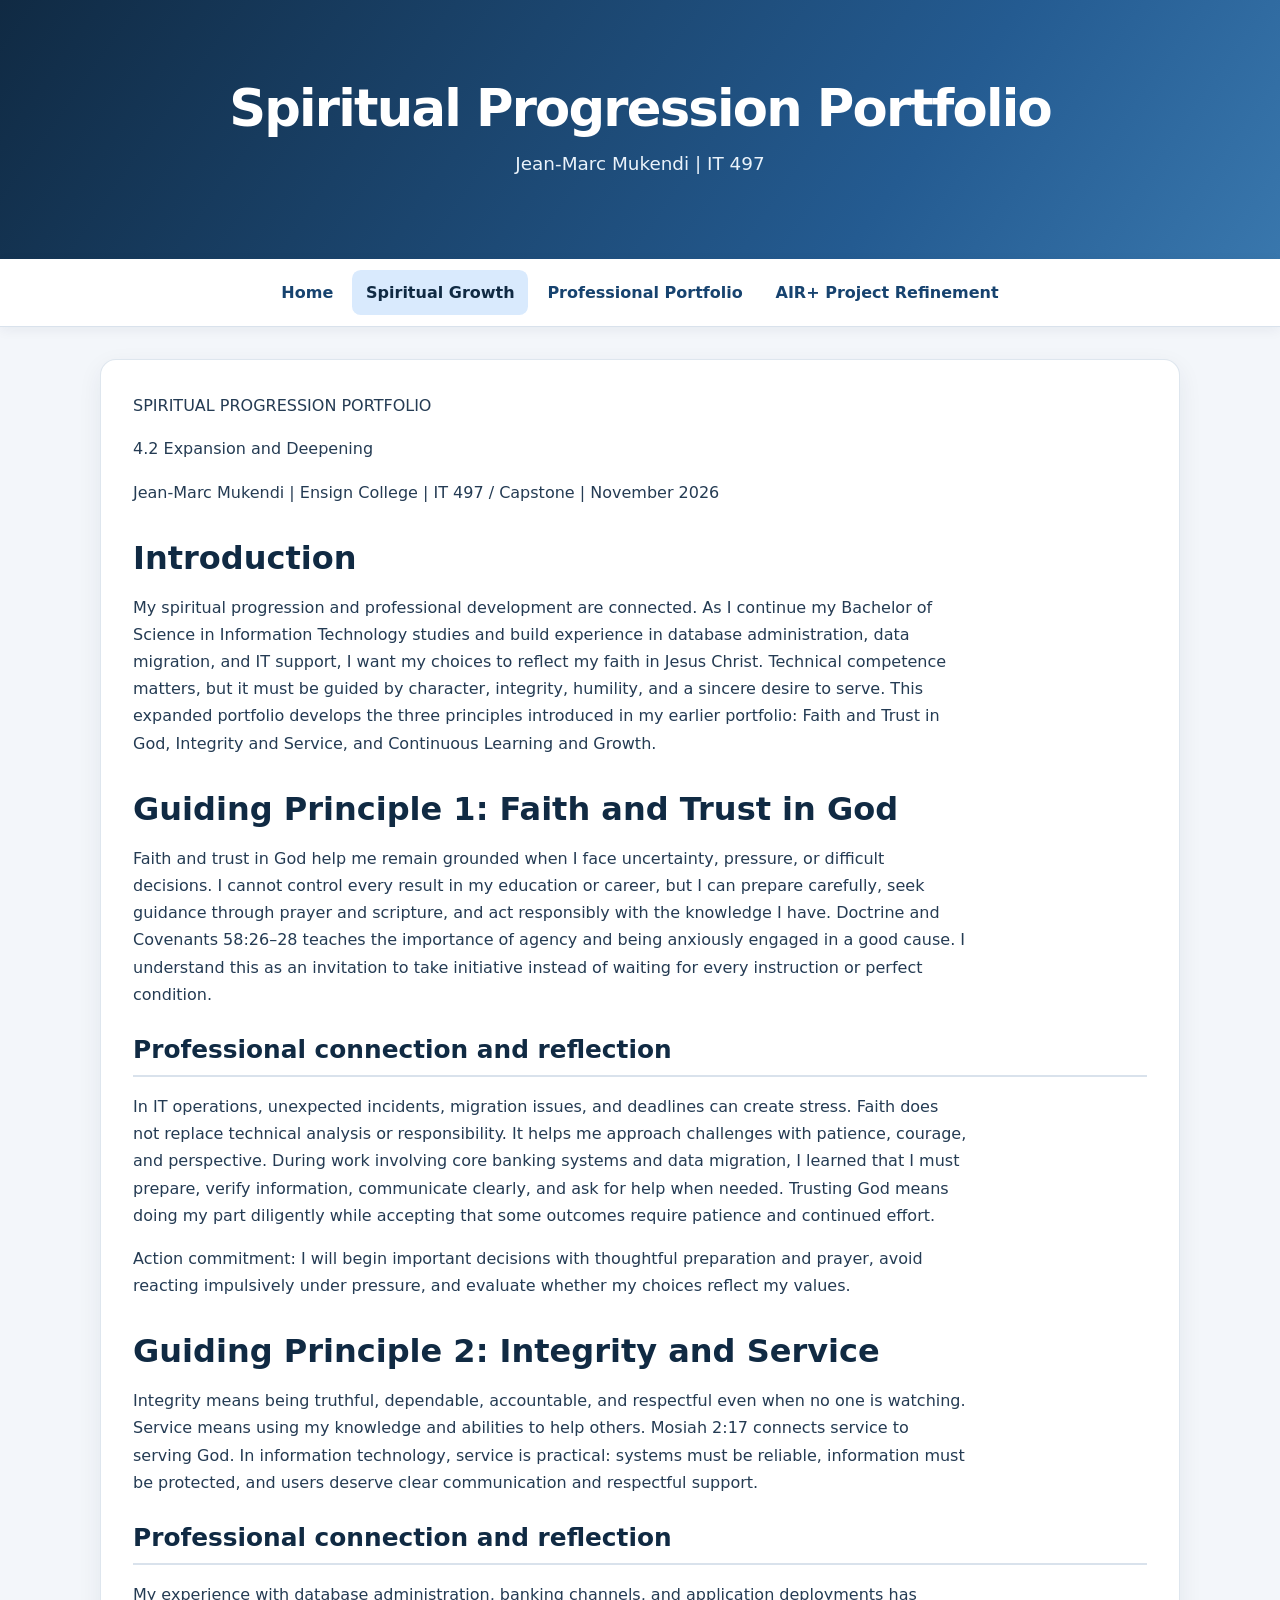
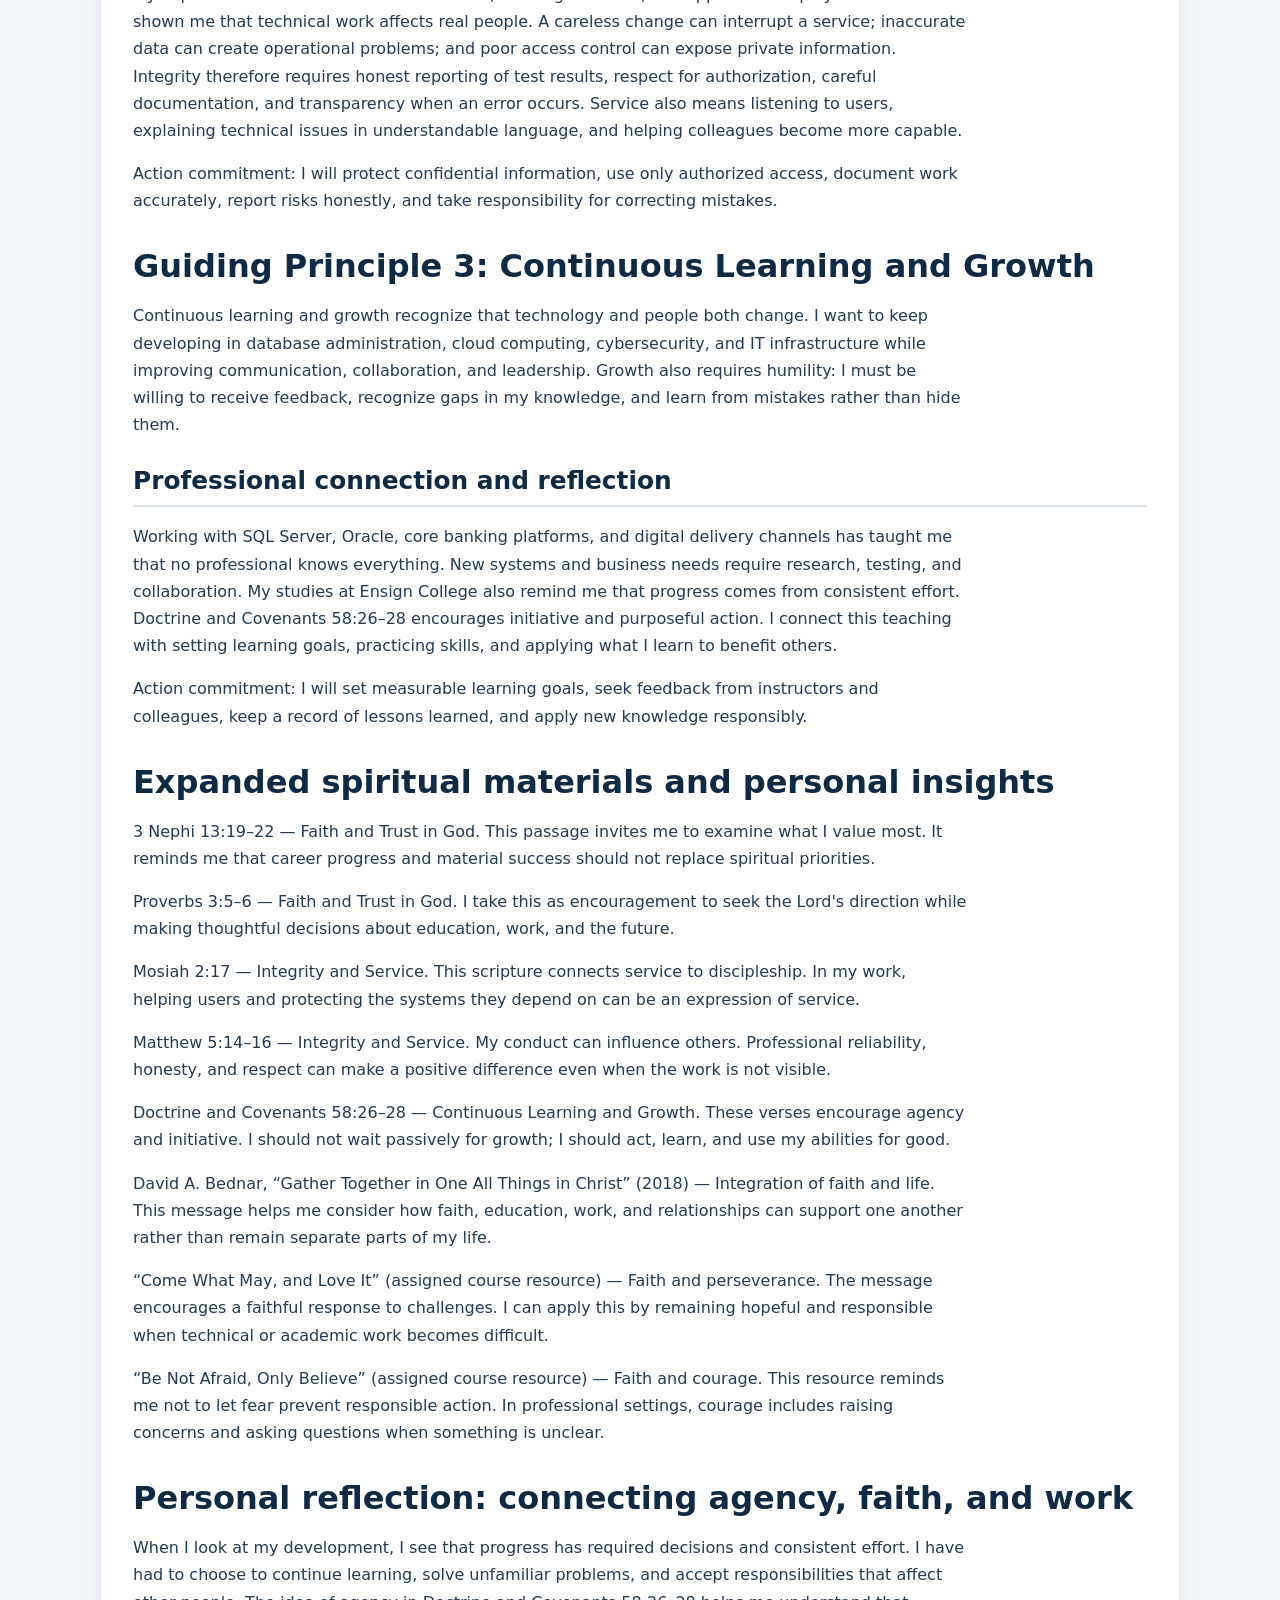
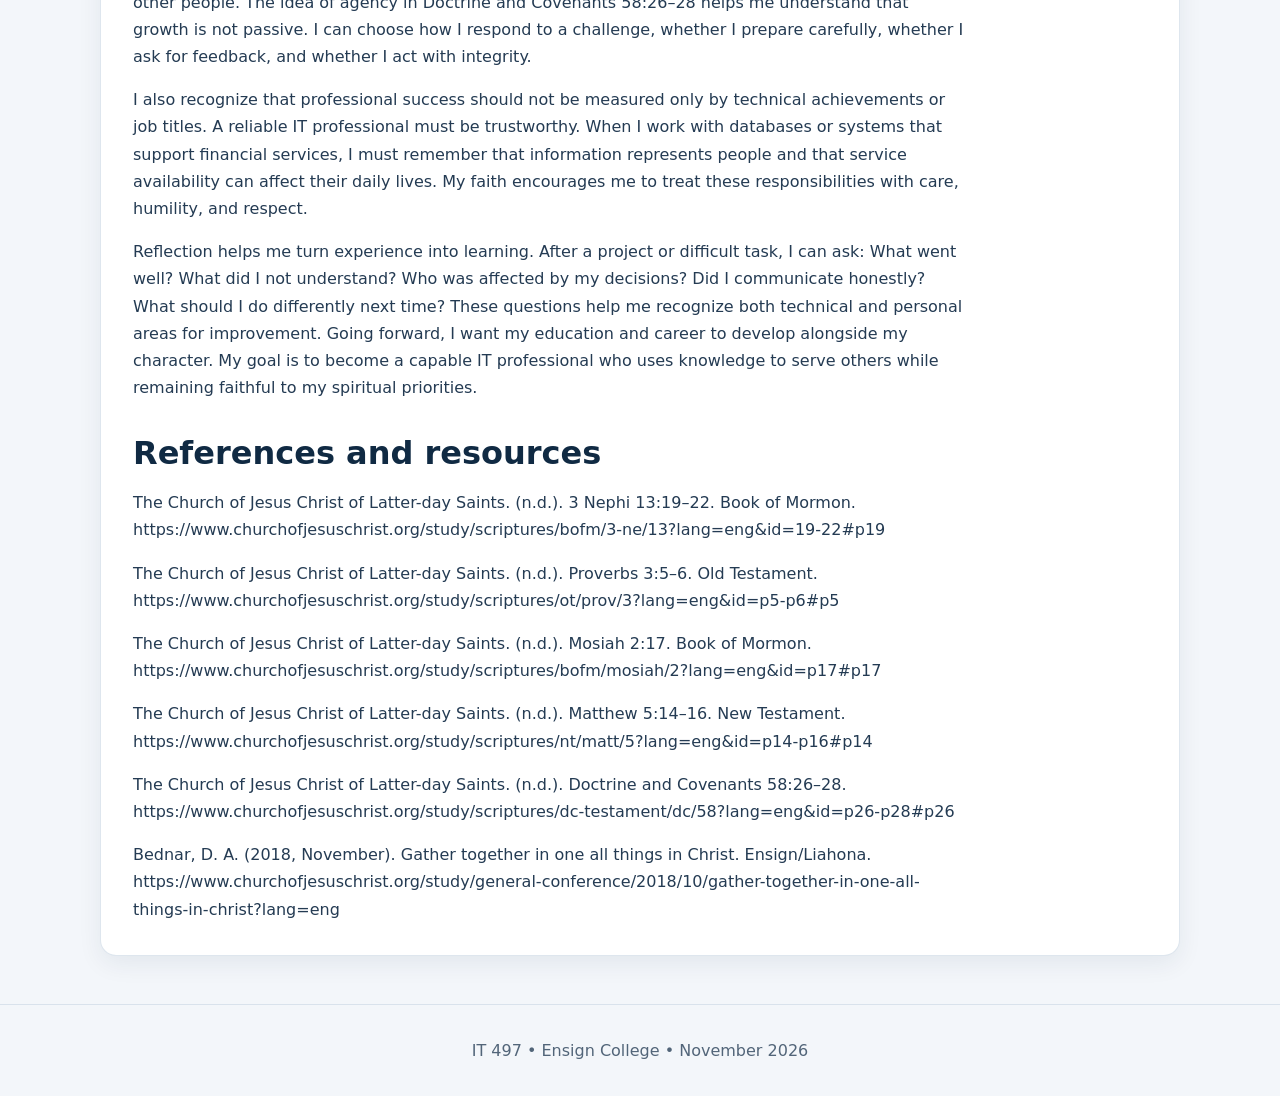
<file: spiritual.html>
<!doctype html><html lang="en"><head><meta charset="utf-8"><meta name="viewport" content="width=device-width, initial-scale=1"><title>Spiritual Progression Portfolio</title><meta name="description" content="Professional and spiritual growth portfolio of Jean-Marc Mukendi, IT professional and Ensign College student."><link rel="stylesheet" href="style.css"></head><body>
<a class="skip-link" href="#main-content">Skip to main content</a><header><h1>Spiritual Progression Portfolio</h1><p>Jean-Marc Mukendi | IT 497</p></header><nav aria-label="Main navigation"><a href="index.html">Home</a><a href="spiritual.html" aria-current="page">Spiritual Growth</a><a href="professional.html">Professional Portfolio</a><a href="project.html">AIR+ Project Refinement</a></nav><main id="main-content"><section><p>SPIRITUAL PROGRESSION PORTFOLIO</p>
<p>4.2 Expansion and Deepening</p>
<p>Jean-Marc Mukendi | Ensign College | IT 497 / Capstone | November 2026</p>
<h1>Introduction</h1>
<p>My spiritual progression and professional development are connected. As I continue my Bachelor of Science in Information Technology studies and build experience in database administration, data migration, and IT support, I want my choices to reflect my faith in Jesus Christ. Technical competence matters, but it must be guided by character, integrity, humility, and a sincere desire to serve. This expanded portfolio develops the three principles introduced in my earlier portfolio: Faith and Trust in God, Integrity and Service, and Continuous Learning and Growth.</p>
<h1>Guiding Principle 1: Faith and Trust in God</h1>
<p>Faith and trust in God help me remain grounded when I face uncertainty, pressure, or difficult decisions. I cannot control every result in my education or career, but I can prepare carefully, seek guidance through prayer and scripture, and act responsibly with the knowledge I have. Doctrine and Covenants 58:26–28 teaches the importance of agency and being anxiously engaged in a good cause. I understand this as an invitation to take initiative instead of waiting for every instruction or perfect condition.</p>
<h2>Professional connection and reflection</h2>
<p>In IT operations, unexpected incidents, migration issues, and deadlines can create stress. Faith does not replace technical analysis or responsibility. It helps me approach challenges with patience, courage, and perspective. During work involving core banking systems and data migration, I learned that I must prepare, verify information, communicate clearly, and ask for help when needed. Trusting God means doing my part diligently while accepting that some outcomes require patience and continued effort.</p>
<p>Action commitment: I will begin important decisions with thoughtful preparation and prayer, avoid reacting impulsively under pressure, and evaluate whether my choices reflect my values.</p>
<h1>Guiding Principle 2: Integrity and Service</h1>
<p>Integrity means being truthful, dependable, accountable, and respectful even when no one is watching. Service means using my knowledge and abilities to help others. Mosiah 2:17 connects service to serving God. In information technology, service is practical: systems must be reliable, information must be protected, and users deserve clear communication and respectful support.</p>
<h2>Professional connection and reflection</h2>
<p>My experience with database administration, banking channels, and application deployments has shown me that technical work affects real people. A careless change can interrupt a service; inaccurate data can create operational problems; and poor access control can expose private information. Integrity therefore requires honest reporting of test results, respect for authorization, careful documentation, and transparency when an error occurs. Service also means listening to users, explaining technical issues in understandable language, and helping colleagues become more capable.</p>
<p>Action commitment: I will protect confidential information, use only authorized access, document work accurately, report risks honestly, and take responsibility for correcting mistakes.</p>
<h1>Guiding Principle 3: Continuous Learning and Growth</h1>
<p>Continuous learning and growth recognize that technology and people both change. I want to keep developing in database administration, cloud computing, cybersecurity, and IT infrastructure while improving communication, collaboration, and leadership. Growth also requires humility: I must be willing to receive feedback, recognize gaps in my knowledge, and learn from mistakes rather than hide them.</p>
<h2>Professional connection and reflection</h2>
<p>Working with SQL Server, Oracle, core banking platforms, and digital delivery channels has taught me that no professional knows everything. New systems and business needs require research, testing, and collaboration. My studies at Ensign College also remind me that progress comes from consistent effort. Doctrine and Covenants 58:26–28 encourages initiative and purposeful action. I connect this teaching with setting learning goals, practicing skills, and applying what I learn to benefit others.</p>
<p>Action commitment: I will set measurable learning goals, seek feedback from instructors and colleagues, keep a record of lessons learned, and apply new knowledge responsibly.</p>
<h1>Expanded spiritual materials and personal insights</h1>
<p>3 Nephi 13:19–22 — Faith and Trust in God. This passage invites me to examine what I value most. It reminds me that career progress and material success should not replace spiritual priorities.</p>
<p>Proverbs 3:5–6 — Faith and Trust in God. I take this as encouragement to seek the Lord&#x27;s direction while making thoughtful decisions about education, work, and the future.</p>
<p>Mosiah 2:17 — Integrity and Service. This scripture connects service to discipleship. In my work, helping users and protecting the systems they depend on can be an expression of service.</p>
<p>Matthew 5:14–16 — Integrity and Service. My conduct can influence others. Professional reliability, honesty, and respect can make a positive difference even when the work is not visible.</p>
<p>Doctrine and Covenants 58:26–28 — Continuous Learning and Growth. These verses encourage agency and initiative. I should not wait passively for growth; I should act, learn, and use my abilities for good.</p>
<p>David A. Bednar, “Gather Together in One All Things in Christ” (2018) — Integration of faith and life. This message helps me consider how faith, education, work, and relationships can support one another rather than remain separate parts of my life.</p>
<p>“Come What May, and Love It” (assigned course resource) — Faith and perseverance. The message encourages a faithful response to challenges. I can apply this by remaining hopeful and responsible when technical or academic work becomes difficult.</p>
<p>“Be Not Afraid, Only Believe” (assigned course resource) — Faith and courage. This resource reminds me not to let fear prevent responsible action. In professional settings, courage includes raising concerns and asking questions when something is unclear.</p>
<h1>Personal reflection: connecting agency, faith, and work</h1>
<p>When I look at my development, I see that progress has required decisions and consistent effort. I have had to choose to continue learning, solve unfamiliar problems, and accept responsibilities that affect other people. The idea of agency in Doctrine and Covenants 58:26–28 helps me understand that growth is not passive. I can choose how I respond to a challenge, whether I prepare carefully, whether I ask for feedback, and whether I act with integrity.</p>
<p>I also recognize that professional success should not be measured only by technical achievements or job titles. A reliable IT professional must be trustworthy. When I work with databases or systems that support financial services, I must remember that information represents people and that service availability can affect their daily lives. My faith encourages me to treat these responsibilities with care, humility, and respect.</p>
<p>Reflection helps me turn experience into learning. After a project or difficult task, I can ask: What went well? What did I not understand? Who was affected by my decisions? Did I communicate honestly? What should I do differently next time? These questions help me recognize both technical and personal areas for improvement. Going forward, I want my education and career to develop alongside my character. My goal is to become a capable IT professional who uses knowledge to serve others while remaining faithful to my spiritual priorities.</p>
<h1>References and resources</h1>
<p>The Church of Jesus Christ of Latter-day Saints. (n.d.). 3 Nephi 13:19–22. Book of Mormon. https://www.churchofjesuschrist.org/study/scriptures/bofm/3-ne/13?lang=eng&amp;id=19-22#p19</p>
<p>The Church of Jesus Christ of Latter-day Saints. (n.d.). Proverbs 3:5–6. Old Testament. https://www.churchofjesuschrist.org/study/scriptures/ot/prov/3?lang=eng&amp;id=p5-p6#p5</p>
<p>The Church of Jesus Christ of Latter-day Saints. (n.d.). Mosiah 2:17. Book of Mormon. https://www.churchofjesuschrist.org/study/scriptures/bofm/mosiah/2?lang=eng&amp;id=p17#p17</p>
<p>The Church of Jesus Christ of Latter-day Saints. (n.d.). Matthew 5:14–16. New Testament. https://www.churchofjesuschrist.org/study/scriptures/nt/matt/5?lang=eng&amp;id=p14-p16#p14</p>
<p>The Church of Jesus Christ of Latter-day Saints. (n.d.). Doctrine and Covenants 58:26–28. https://www.churchofjesuschrist.org/study/scriptures/dc-testament/dc/58?lang=eng&amp;id=p26-p28#p26</p>
<p>Bednar, D. A. (2018, November). Gather together in one all things in Christ. Ensign/Liahona. https://www.churchofjesuschrist.org/study/general-conference/2018/10/gather-together-in-one-all-things-in-christ?lang=eng</p></section></main><footer role="contentinfo">IT 497 • Ensign College • November 2026</footer></body></html>
</file>
<file: style.css>
/* IT 497 Professional Portfolio — accessibility and responsive design update */
:root {
  color-scheme: light;
  --navy: #102a43;
  --blue: #245b91;
  --blue-dark: #17436f;
  --ink: #243b53;
  --muted: #526579;
  --bg: #f3f6fa;
  --card: #ffffff;
  --line: #d9e2ec;
  --accent: #d9eafd;
  --shadow: 0 8px 24px rgba(16, 42, 67, .07);
}
* { box-sizing: border-box; }
html { scroll-behavior: smooth; }
body {
  margin: 0; background: var(--bg); color: var(--ink);
  font: 16px/1.7 system-ui, -apple-system, BlinkMacSystemFont, "Segoe UI", Arial, sans-serif;
}
.skip-link {
  position: absolute; left: 1rem; top: -5rem; z-index: 1000;
  padding: .7rem 1rem; background: #fff; color: var(--navy);
  border: 2px solid var(--blue); border-radius: .5rem; font-weight: 700;
}
.skip-link:focus { top: 1rem; }
header {
  color: #fff; text-align: center; padding: clamp(2.5rem, 7vw, 5rem) 1.25rem;
  background: linear-gradient(125deg, #102a43, #245b91 70%, #3977ad);
}
header h1 { max-width: 1050px; margin: 0 auto .65rem; color: #fff; font-size: clamp(2rem, 5vw, 3.2rem); line-height: 1.12; letter-spacing: -.035em; }
header p { max-width: 850px; margin: 0 auto; color: #eaf3fb; font-size: clamp(1rem, 2vw, 1.15rem); }
nav {
  position: sticky; top: 0; z-index: 20; display: flex; justify-content: center;
  flex-wrap: wrap; gap: .35rem; padding: .7rem 1rem; background: rgba(255,255,255,.97);
  border-bottom: 1px solid var(--line); box-shadow: 0 3px 12px rgba(16,42,67,.06);
}
nav a { color: var(--blue-dark); font-weight: 650; text-decoration: none; padding: .55rem .85rem; border-radius: .55rem; }
nav a:hover, nav a[aria-current="page"] { background: var(--accent); color: var(--navy); }
a { color: var(--blue-dark); text-underline-offset: .18em; }
a:hover { color: #0b355e; }
a:focus-visible, button:focus-visible { outline: 3px solid #e09b27; outline-offset: 3px; border-radius: .25rem; }
main { width: min(1080px, 100% - 2rem); margin: 2rem auto 3rem; }
section, .panel {
  background: var(--card); padding: clamp(1.2rem, 3vw, 2rem); margin: 1.25rem 0;
  border: 1px solid rgba(217,226,236,.85); border-radius: 1rem; box-shadow: var(--shadow);
}
section > :first-child { margin-top: 0; }
section > :last-child { margin-bottom: 0; }
h1, h2, h3, h4 { color: var(--navy); line-height: 1.25; }
main h1 { font-size: clamp(1.55rem, 3vw, 2rem); margin: 2rem 0 .8rem; }
main h2 { font-size: clamp(1.25rem, 2.5vw, 1.55rem); margin: 1.7rem 0 .7rem; padding-bottom: .55rem; border-bottom: 2px solid var(--line); }
main h3 { font-size: 1.12rem; margin: 1.35rem 0 .45rem; }
p, li { max-width: 82ch; }
ul, ol { padding-left: 1.4rem; }
li { padding-left: .15rem; margin: .25rem 0; }
.panel { background: #f8fbfe; box-shadow: none; border-left: 4px solid var(--blue); }
a.button {
  display: inline-flex; align-items: center; justify-content: center; min-height: 44px;
  background: var(--blue); color: #fff; padding: .65rem 1rem; border-radius: .6rem;
  text-decoration: none; font-weight: 700; margin: .4rem .45rem .2rem 0;
}
a.button:hover { background: var(--blue-dark); color: #fff; }
small, .muted { color: var(--muted); }
table { width: 100%; border-collapse: collapse; margin: 1.2rem 0; background: #fff; }
th, td { border: 1px solid var(--line); padding: .75rem; text-align: left; vertical-align: top; }
th { background: #eaf1f8; color: var(--navy); }
footer { text-align: center; color: var(--muted); padding: 2rem 1rem; border-top: 1px solid var(--line); }
@media (max-width: 700px) {
  nav { position: static; gap: .2rem; padding: .6rem; }
  nav a { flex: 1 1 42%; text-align: center; padding: .65rem .4rem; font-size: .95rem; }
  main { width: min(100% - 1rem, 1080px); margin: 1rem auto 2rem; }
  section, .panel { padding: 1.1rem; border-radius: .75rem; }
  table { display: block; overflow-x: auto; -webkit-overflow-scrolling: touch; }
  a.button { width: 100%; margin: .35rem 0; }
}
@media (prefers-reduced-motion: reduce) { html { scroll-behavior: auto; } *, *::before, *::after { animation-duration: .01ms !important; transition-duration: .01ms !important; } }
</file>
